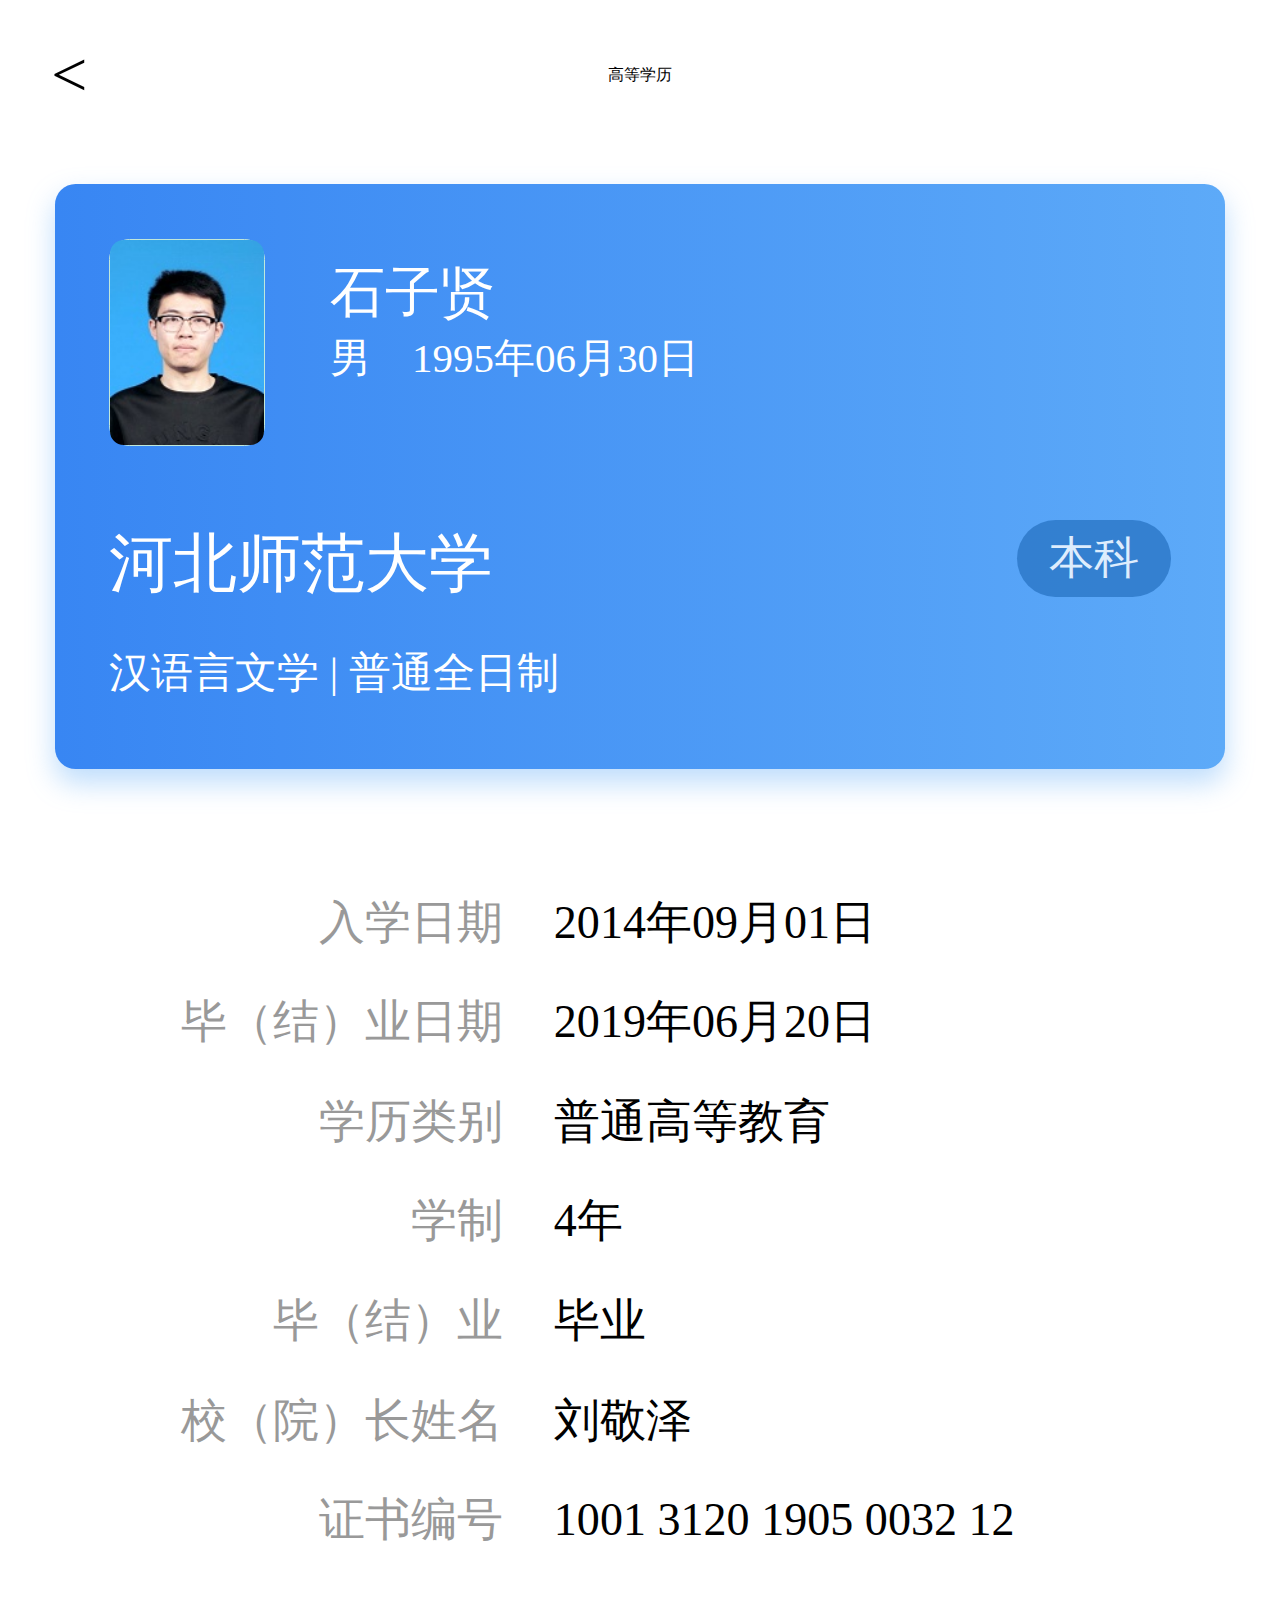
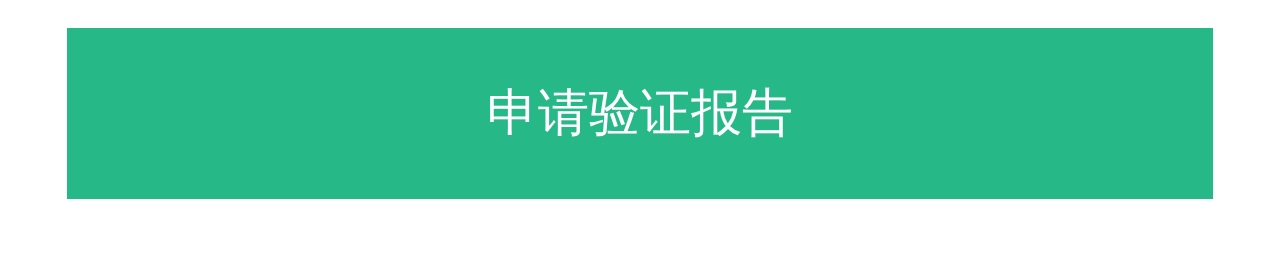
<file: xl.html>
<!DOCTYPE html>
<html>
<head>
    <meta charset='utf-8'>
    <meta http-equiv='X-UA-Compatible' content='IE=edge'>
    <title>Page Title</title>
    <meta name='viewport' content='width=device-width, initial-scale=1'>
    <link rel='stylesheet' type='text/css' media='screen' href='detail.css'>
    <script src='xl.js'></script>
</head>
<body>
    <div class="container">
        <div class="container-header">
            <div class="back" onclick="goback()"><</div>
            <div class="header-title">高等学历</div>
        </div>
        <div class="container-main">
            <div class="card xl">
                <div class="col-5">
                    <div class="flex-box">
                        <div class="flex1">
                            <div class="img-div">
                                <img src="./images/xjpic.jfif" class="full-img">
                            </div> 
                            
                        </div>
                    </div>
                </div>
                <div class="col-19">
                    <div class="van-col van-col--15">
                        <h5>石子贤</h5> 
                        <span>男　1995年06月30日</span>
                    </div>
                </div>
                <div class="clearboth"></div>
                <div class="bk-blue">本科</div>
                <div class="card-title">河北师范大学</div>
                <div class="card-content">汉语言文学 | 普通全日制</div>
                
            </div>
            <div class="detail-list" id="detail-list">
            </div>
            <div class="button">
                申请验证报告
            </div>
        </div>
    </div>
</body>
</html>
</file>
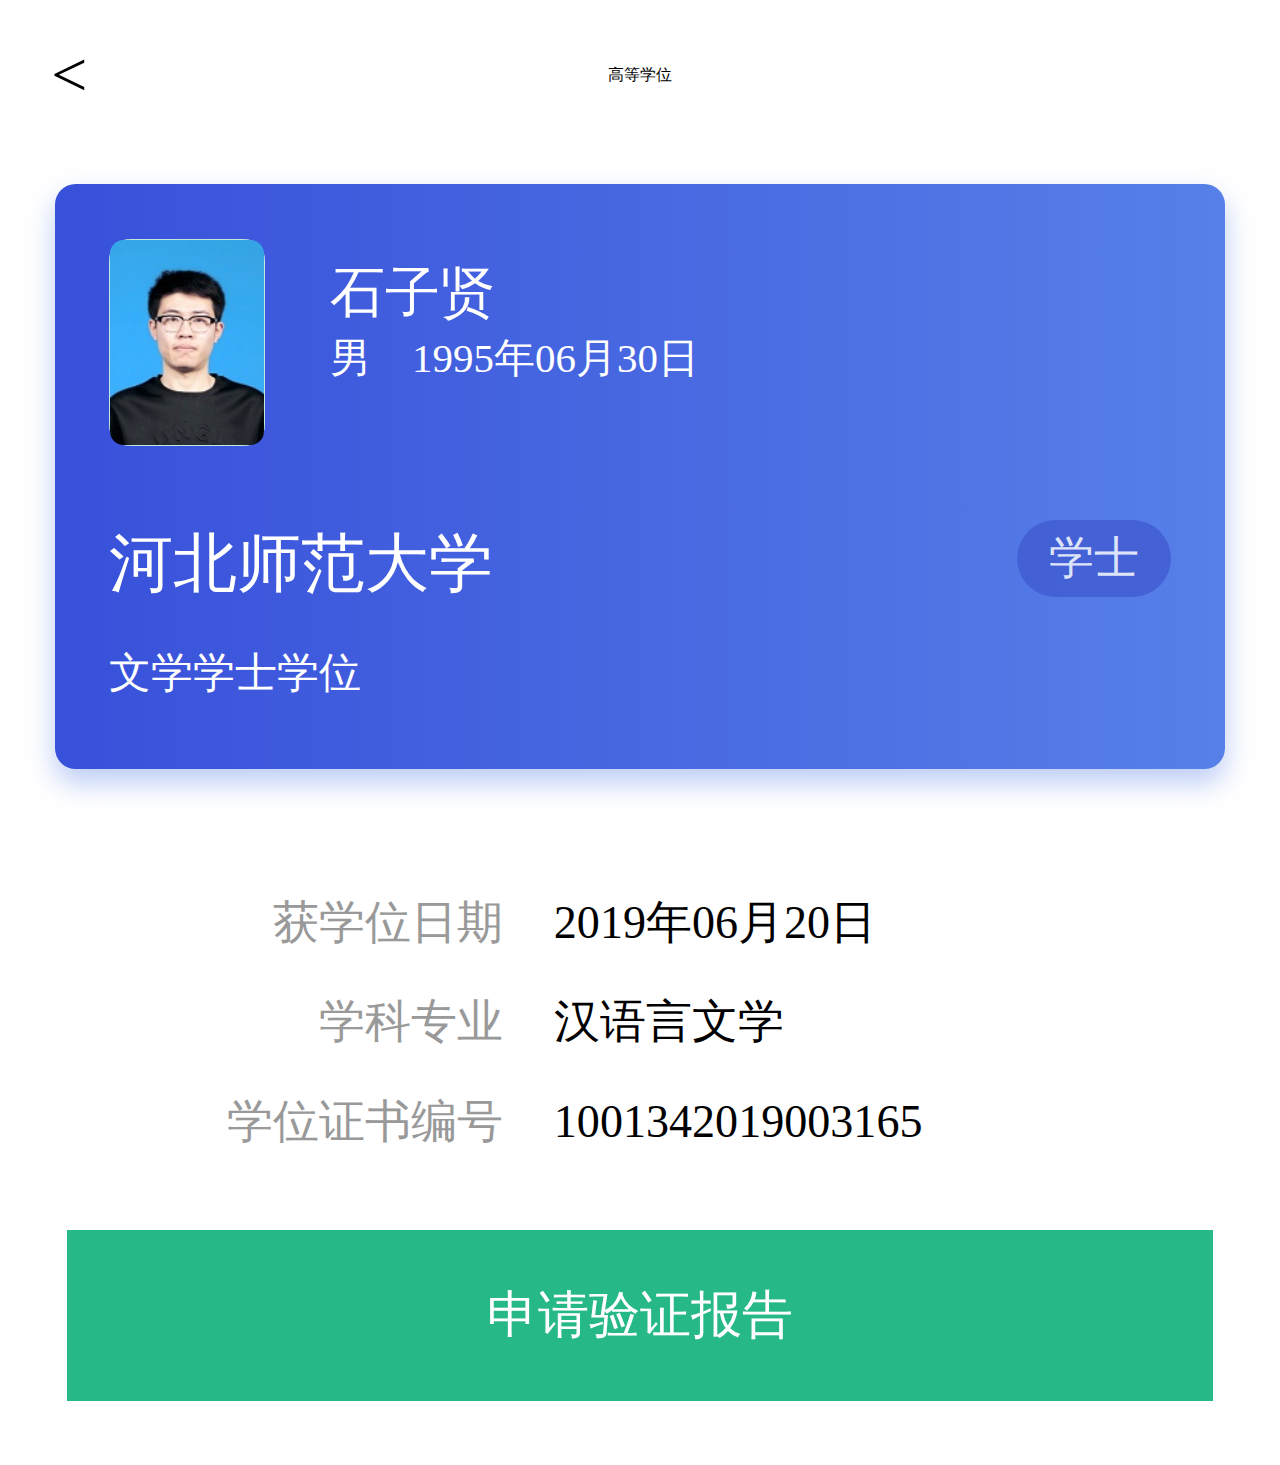
<file: xw.html>
<!DOCTYPE html>
<html>
<head>
    <meta charset='utf-8'>
    <meta http-equiv='X-UA-Compatible' content='IE=edge'>
    <title>Page Title</title>
    <meta name='viewport' content='width=device-width, initial-scale=1'>
    <link rel='stylesheet' type='text/css' media='screen' href='detail.css'>
    <script src='xw.js'></script>
</head>
<body>
    <div class="container">
        <div class="container-header">
            <div class="back" onclick="goback()"><</div>
            <div class="header-title">高等学位</div>
        </div>
        <div class="container-main">
            <div class="card xw">
                <div class="col-5">
                    <div class="flex-box">
                        <div class="flex1">
                            <div class="img-div">
                                <img src="./images/xjpic.jfif" class="full-img">
                            </div> 
                            
                        </div>
                    </div>
                </div>
                <div class="col-19">
                    <div class="van-col van-col--15">
                        <h5>石子贤</h5> 
                        <span>男　1995年06月30日</span>
                    </div>
                </div>
                <div class="clearboth"></div>
                <div class="xs-blue">学士</div>
                <div class="card-title">河北师范大学</div>
                <div class="card-content">文学学士学位</div>
                
            </div>
            <div class="detail-list" id="detail-list">
            </div>
            <div class="button">
                申请验证报告
            </div>
        </div>
    </div>
</body>
</html>
</file>
<file: detail.css>
body{
    margin: 0;
}
.container-header{
    height: 1.173rem;
    line-height: 1.173rem;
    text-align: center;
}
.back{
    float: left;
    font-size: .5rem;
    padding-left: .4rem;
}
.header-title{
    margin: 0 auto;
    max-width: 60%;
    font-size: 16px;
    font-weight: 500;
}
.container-main{
    padding: 0 .427rem;
    margin-top: 0.267rem;
    font-size: .35rem;
}
.card{
    /* text-align: center; */
    box-shadow: 0 0.053rem 0.213rem rgba(0,0,0,.1);
    padding: 0.427rem;
    margin: 0.053rem 0 0.267rem;
    border-radius: 0.16rem;
    color: #fff;
}
.card.xj{
    box-shadow: 0 0.107rem 0.213rem rgba(63,203,146,.4);
    background: linear-gradient(180deg,#1faf7f,#3fcb92);
}
.card.xl{
    box-shadow: 0 0.107rem 0.213rem rgba(93,170,248,.4);
    background: linear-gradient(90deg,#3886f3,#5daaf8);
}
.card.xw{
    box-shadow: 0 0.107rem 0.213rem rgba(87,128,232,.4);
    background: linear-gradient(90deg,#3850da,#5780e8);
}
.card-title {
    padding-top: .5rem;
    font-size: .5rem;
}
.bk-green{
    float: right;
    font-size: .32rem;
    /* background: url(./images/bk-green.png) no-repeat 3.84rem 0.693rem; */
    height: .6rem;
    width: 1.2rem;
    background-color: #1da36e;
    border-radius: 1.2rem;
    color: #fff;
    text-align: center;
    line-height: .6rem;
    opacity: 0.8;
    margin-top: .5rem;
}
.bk-blue{
    float: right;
    /* background: url(./images/bk-green.png) no-repeat 3.84rem 0.693rem; */
    height: .6rem;
    width: 1.2rem;
    background-color: #2b77c7;
    border-radius: 1.2rem;
    color: #fff;
    text-align: center;
    line-height: .6rem;
    opacity: 0.8;
    margin-top: .5rem;
}
.xs-blue{
    float: right;
    /* background: url(./images/bk-green.png) no-repeat 3.84rem 0.693rem; */
    height: .6rem;
    width: 1.2rem;
    background-color: #415bd2;
    border-radius: 1.2rem;
    color: #fff;
    text-align: center;
    line-height: .6rem;
    opacity: 0.8;
    margin-top: .5rem;
}
.card-content {
    padding-top: 0.3rem;
    padding-bottom: 0.1rem;
    font-size: .327rem;
}
.col-5 {
    float: left;
    width: 20.8%;
}
.col-9 {
    float: left;
    width: 37.5%;
}
.col-15 {
    float: right;
    width: 62.5%;
}
.col-19 {
    float: right;
    width: 79.2%;
}
.clearboth{
    clear: both;
}
.flex-box {
    display: flex;
}
.img-div {
    display: inline-block;
    position: relative;
    width: 1.2rem;
    height: 1.6rem;
    border-radius: 0.16rem;
    border: 1px solid #c0e8db;
    margin-right: 0.107rem;
    font-size: .267rem;
}
.img-div img{
    width: 100%;
    height: 100%;
    border-radius: 0.107rem;
}
.text{
    display: inline-block;
    width: 1.333rem;
    text-align: center;
    font-size: .267rem;
    transform: scale(.9);
    transform-origin: 0 0;
}
h5 {
    font-size: .427rem;
    margin: 0.133rem 0 1px;
    font-weight: 400;
}
span {
    font-size: .32rem;
}
.detail-list{
    padding-top: .5rem;
    font-size: .5rem;
}
.detail-list span{
    font-size: .36rem;
}
.detail-item{
    padding: .1rem .5rem;
}
.item-title{
    display: inline-block;
    width: 3rem;
    text-align: end;
    color: #999;
}
.item-value{
    padding-left: .4rem;
}
.button{
 margin: .5rem .1rem;
 background-color: #26b887;
 color: #fff;
 padding: .4rem 1rem;
 text-align: center;
 font-size: .4rem;
}
</file>
